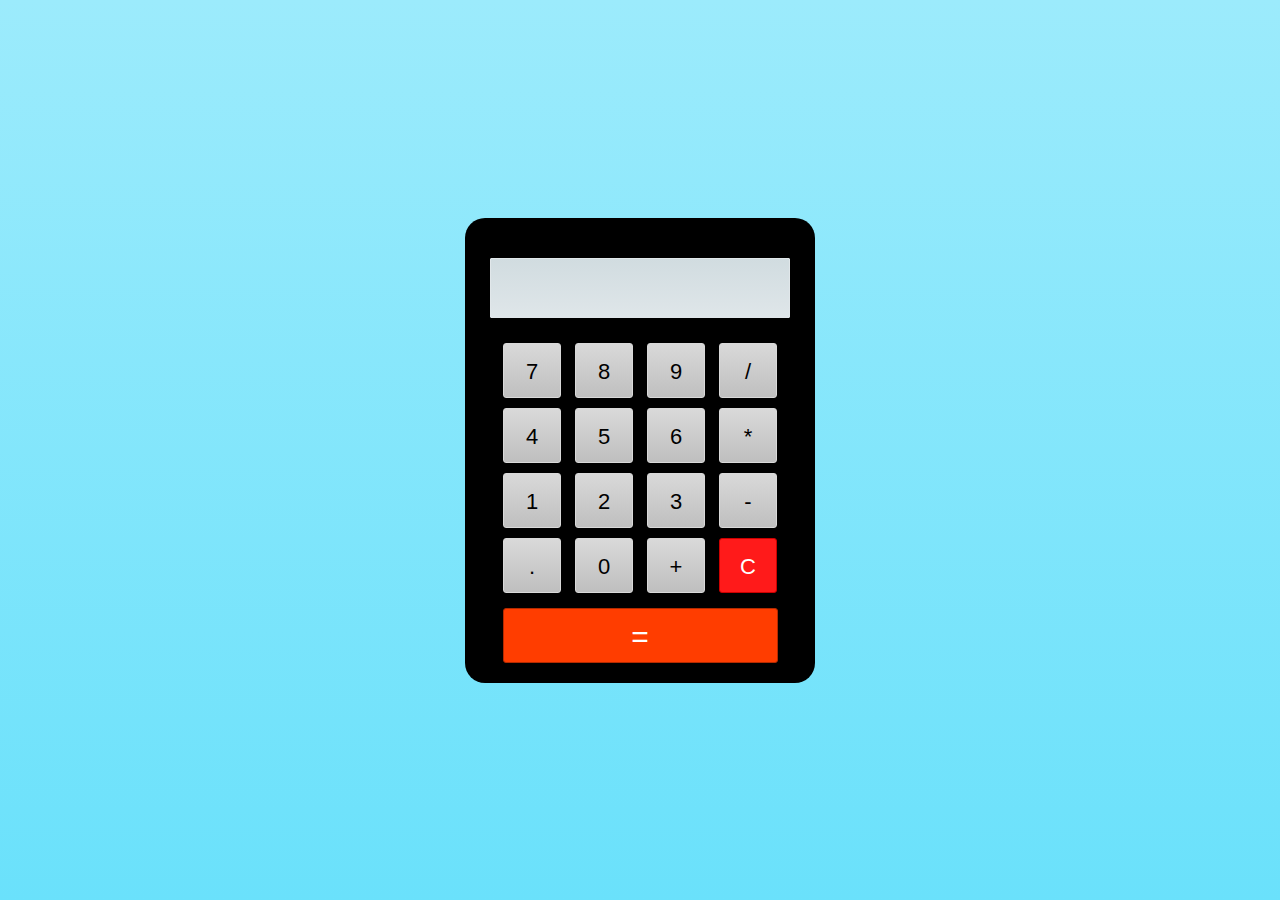
<file: Calculator/index.html>
<!DOCTYPE html>
<html lang="en">
  <head>
    <meta charset="UTF-8" />
    <meta http-equiv="X-UA-Compatible" content="IE=edge" />
    <meta name="viewport" content="width=device-width, initial-scale=1.0" />
    <title>Calculator</title>
    <link rel="stylesheet" href="style.css" />
  </head>
  <body>
    <div class="center">
      <form name="forms">
        <input type="text" id="display" name="display" disabled />
        <div class="buttons">
          <input type="button" id="seven" value="7" />
          <input type="button" id="eight" value="8" />
          <input type="button" id="nine" value="9" />
          <input type="button" id="divide" value="/" /> <br />
          <input type="button" id="four" value="4" />
          <input type="button" id="five" value="5" />
          <input type="button" id="six" value="6" />
          <input type="button" id="multi" value="*" /> <br />
          <input type="button" id="one" value="1" />
          <input type="button" id="two" value="2" />
          <input type="button" id="three" value="3" />
          <input type="button" id="subs" value="-" /> <br />
          <input type="button" id="dot" value="." />
          <input type="button" id="zero" value="0" />
          <input type="button" id="add" value="+" />
          <input type="button" id="clear" value="C" /> <br />
          <input type="button" id="equal" value="=" />
        </div>
      </form>
    </div>

    <!-- js script -->
    <script src="script.js"></script>
  </body>
</html>
</file>
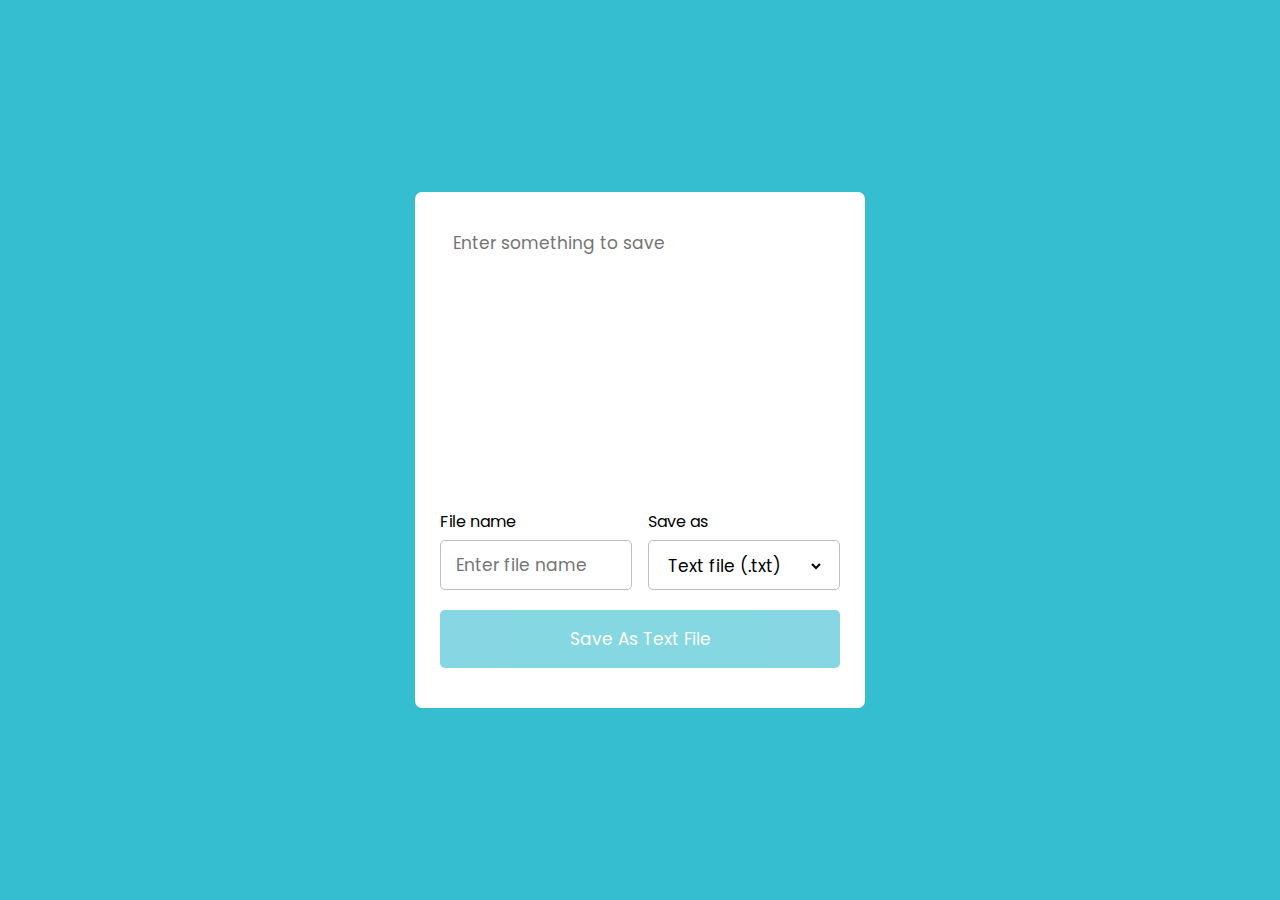
<file: Convert Text to File/index.html>
<!DOCTYPE html>
<html lang="en">
  <head>
    <meta charset="UTF-8" />
    <meta http-equiv="X-UA-Compatible" content="IE=edge" />
    <meta name="viewport" content="width=device-width, initial-scale=1.0" />
    <title>Convert Text to File</title>
    <link rel="stylesheet" href="style.css" />
  </head>
  <body>
    <div class="wrapper">
      <textarea required placeholder="Enter something to save"></textarea>
      <div class="file-options">
        <div class="option file-name">
          <label>File name</label>
          <input type="text" placeholder="Enter file name" />
        </div>
        <div class="option save-as">
          <label>Save as</label>
          <div class="select-menu">
            <select>
              <option value="text/plain">Text file (.txt)</option>
              <option value="text/javascript">JS file (.js)</option>
              <option value="text/html">HTML file (.html)</option>
              <option value="image/svg+xml">SVG file (.svg)</option>
              <option value="application/msword">Doc file (.doc)</option>
              <option value="application/vnd.ms-powerpoint">
                PPT file (.ppt)
              </option>
            </select>
          </div>
        </div>
      </div>
      <button class="save-btn">Save As Text File</button>
    </div>

    <script src="./script.js" defer></script>
  </body>
</html>
</file>
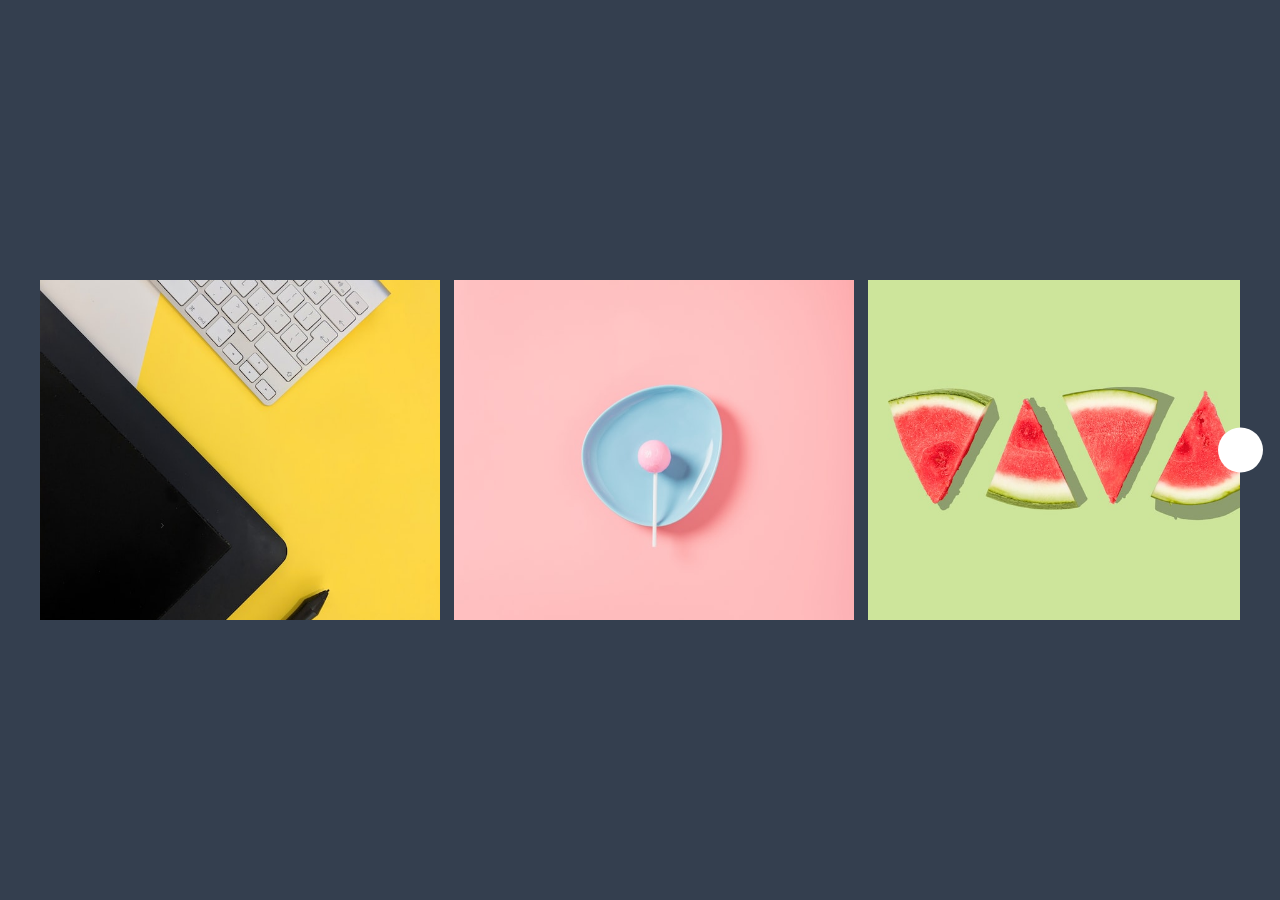
<file: Draggable Carousel Slider/index.html>
<!DOCTYPE html>
<html lang="en">
  <head>
    <meta charset="UTF-8" />
    <meta http-equiv="X-UA-Compatible" content="IE=edge" />
    <meta name="viewport" content="width=device-width, initial-scale=1.0" />
    <title>Draggable Carousel Slider</title>

    <link
      rel="stylesheet"
      href="https://cdnjs.cloudflare.com/ajax/libs/font-awesome/6.1.1/css/all.min.css"
      integrity="sha512-KfkfwYDsLkIlwQp6LFnl8zNdLGxu9YAA1QvwINks4PhcElQSvqcyVLLD9aMhXd13uQjoXtEKNosOWaZqXgel0g=="
      crossorigin="anonymous"
      referrerpolicy="no-referrer"
    />

    <link rel="stylesheet" href="./style.css" />

    <!-- js script -->
    <script src="./script.js" defer></script>
  </head>
  <body>
    <div class="wrapper">
      <i id="left" class="fa-solid fa-angle-left"></i>
      <div class="carousel">
        <img src="./images/img-1.jpg" alt="img-1" draggable="false" />
        <img src="./images/img-2.jpg" alt="img-2" draggable="false" />
        <img src="./images/img-3.jpg" alt="img-3" draggable="false" />
        <img src="./images/img-4.jpg" alt="img-4" draggable="false" />
        <img src="./images/img-5.jpg" alt="img-5" draggable="false" />
        <img src="./images/img-6.jpg" alt="img-6" draggable="false" />
        <img src="./images/img-7.jpg" alt="img-7" draggable="false" />
        <img src="./images/img-8.jpg" alt="img-8" draggable="false" />
        <img src="./images/img-9.jpg" alt="img-9" draggable="false" />
      </div>
      <i id="right" class="fa-solid fa-angle-right"></i>
    </div>
  </body>
</html>
</file>
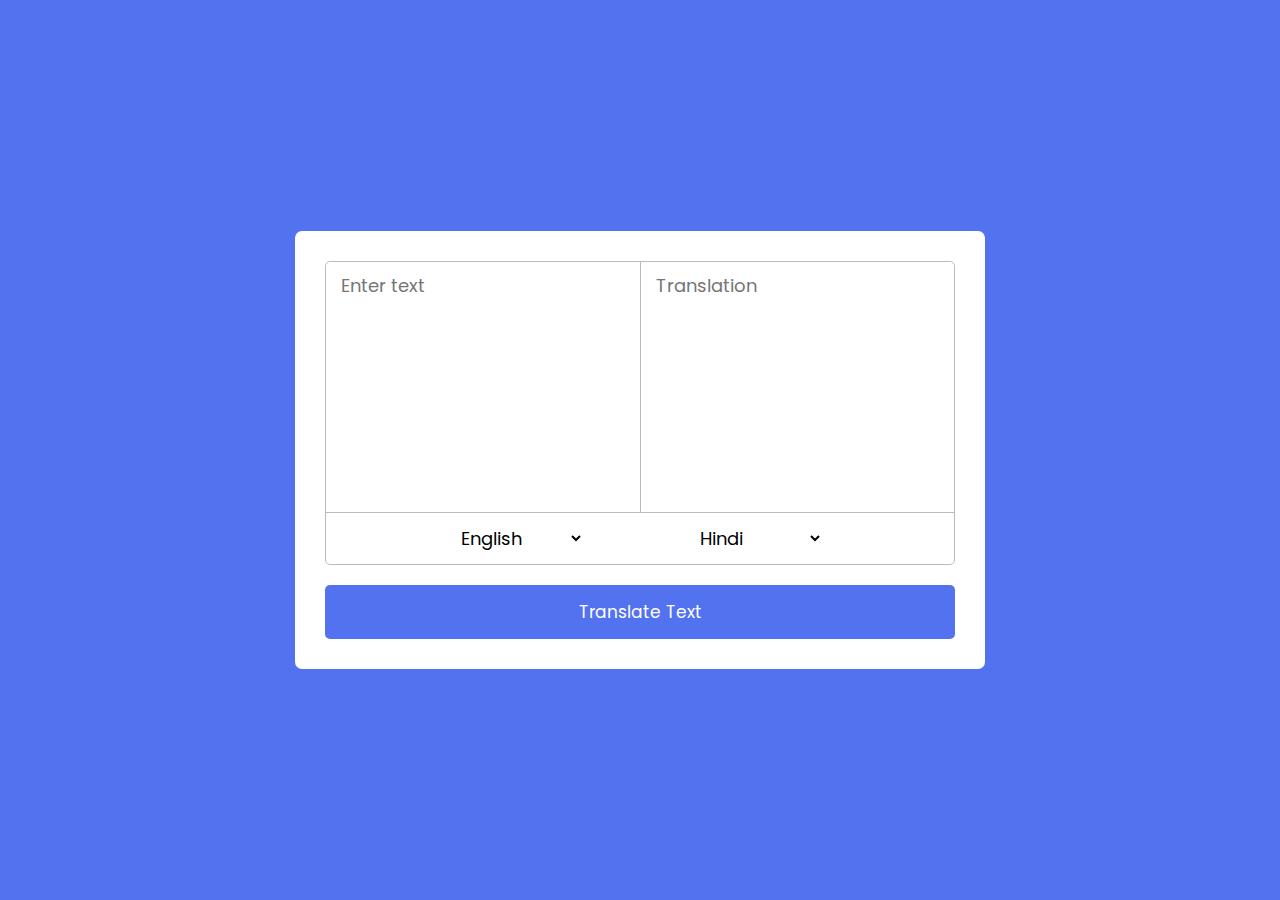
<file: Language Translator/index.html>
<!DOCTYPE html>
<html lang="en">
  <head>
    <meta charset="UTF-8" />
    <meta http-equiv="X-UA-Compatible" content="IE=edge" />
    <meta name="viewport" content="width=device-width, initial-scale=1.0" />
    <title>Language Translator</title>
    <!-- Font Awesome CDN -->
    <link
      rel="stylesheet"
      href="https://cdnjs.cloudflare.com/ajax/libs/font-awesome/5.15.3/css/all.min.css"
      integrity="sha512-iBBXm8fW90+nuLcSKlbmrPcLa0OT92xO1BIsZ+ywDWZCvqsWgccV3gFoRBv0z+8dLJgyAHIhR35VZc2oM/gI1w=="
      crossorigin="anonymous"
      referrerpolicy="no-referrer"
    />

    <link rel="stylesheet" href="style.css" />
  </head>
  <body>
    <div class="container">
      <div class="wrapper">
        <div class="text-input">
          <textarea class="from-text" placeholder="Enter text"></textarea>
          <textarea
            class="to-text"
            placeholder="Translation"
            readonly
            disabled
          ></textarea>
        </div>
        <ul class="controls">
          <li class="row from">
            <div class="icons">
              <i id="from" class="fas fa-volume-up"></i>
              <i id="from" class="fas fa-copy"></i>
            </div>
            <select></select>
          </li>
          <li class="exchange"><i class="fas fa-exchange-alt"></i></li>
          <li class="row to">
            <select></select>
            <div class="icons">
              <i id="to" class="fas fa-volume-up"></i>
              <i id="to" class="fas fa-copy"></i>
            </div>
          </li>
        </ul>
      </div>
      <button>Translate Text</button>
    </div>

    <!-- js script -->
    <script src="./js/countries.js"></script>
    <script src="./js/script.js"></script>
  </body>
</html>
</file>
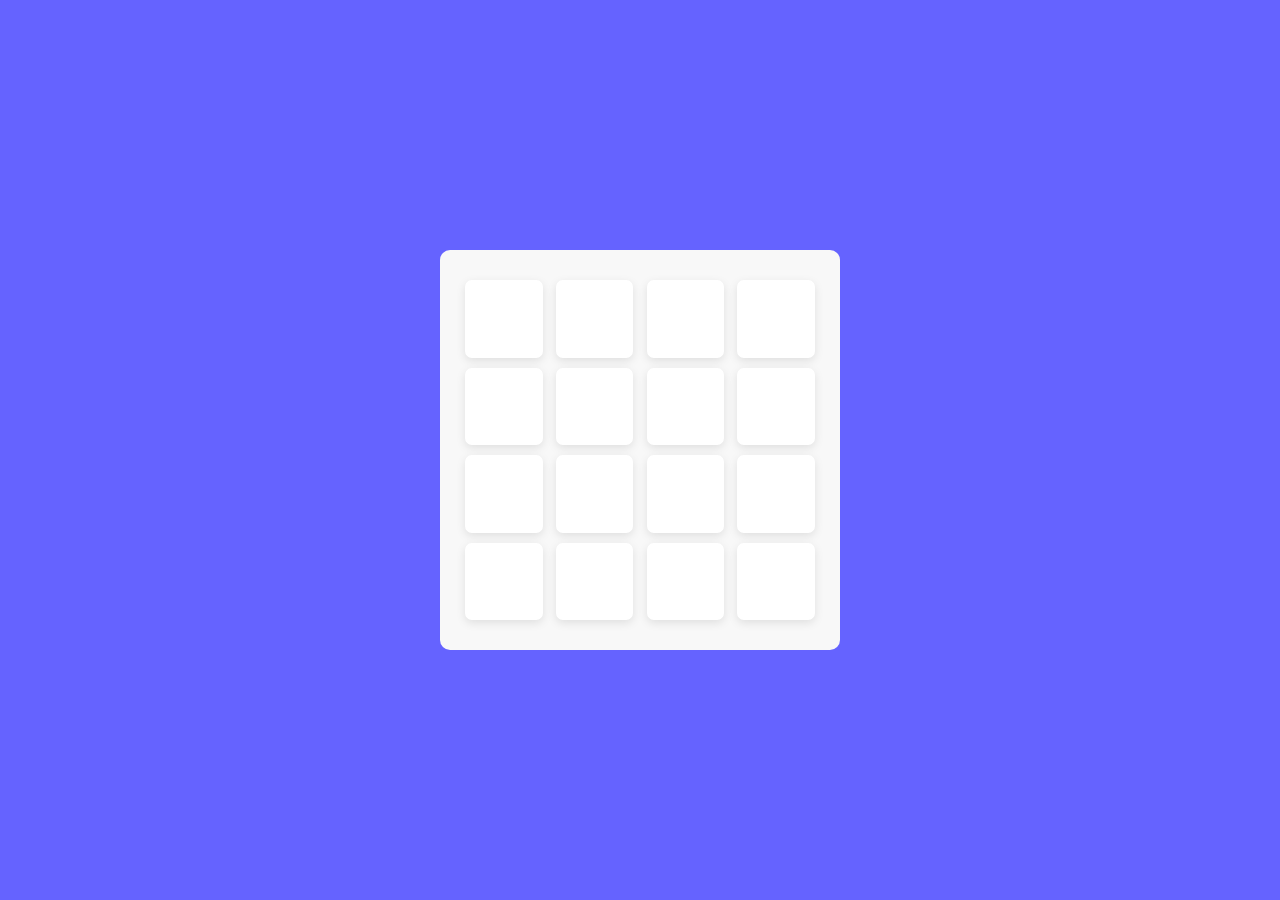
<file: Memory Card Game/index.html>
<!DOCTYPE html>
<html lang="en">
  <head>
    <meta charset="UTF-8" />
    <meta http-equiv="X-UA-Compatible" content="IE=edge" />
    <meta name="viewport" content="width=device-width, initial-scale=1.0" />
    <title>Memory Card Game</title>
    <link
      rel="stylesheet"
      href="https://fonts.googleapis.com/icon?family=Material+Icons"
    />

    <link rel="stylesheet" href="style.css" />
  </head>
  <body>
    <div class="wrapper">
      <ul class="cards">
        <li class="card">
          <div class="view front-view">
            <span class="material-icons">question_mark</span>
          </div>
          <div class="view back-view">
            <img src="images/img-1.png" alt="card-img" />
          </div>
        </li>
        <li class="card">
          <div class="view front-view">
            <span class="material-icons">question_mark</span>
          </div>
          <div class="view back-view">
            <img src="images/img-2.png" alt="card-img" />
          </div>
        </li>
        <li class="card">
          <div class="view front-view">
            <span class="material-icons">question_mark</span>
          </div>
          <div class="view back-view">
            <img src="images/img-3.png" alt="card-img" />
          </div>
        </li>
        <li class="card">
          <div class="view front-view">
            <span class="material-icons">question_mark</span>
          </div>
          <div class="view back-view">
            <img src="images/img-4.png" alt="card-img" />
          </div>
        </li>
        <li class="card">
          <div class="view front-view">
            <span class="material-icons">question_mark</span>
          </div>
          <div class="view back-view">
            <img src="images/img-5.png" alt="card-img" />
          </div>
        </li>
        <li class="card">
          <div class="view front-view">
            <span class="material-icons">question_mark</span>
          </div>
          <div class="view back-view">
            <img src="images/img-6.png" alt="card-img" />
          </div>
        </li>
        <li class="card">
          <div class="view front-view">
            <span class="material-icons">question_mark</span>
          </div>
          <div class="view back-view">
            <img src="images/img-7.png" alt="card-img" />
          </div>
        </li>
        <li class="card">
          <div class="view front-view">
            <span class="material-icons">question_mark</span>
          </div>
          <div class="view back-view">
            <img src="images/img-8.png" alt="card-img" />
          </div>
        </li>
        <li class="card">
          <div class="view front-view">
            <span class="material-icons">question_mark</span>
          </div>
          <div class="view back-view">
            <img src="images/img-1.png" alt="card-img" />
          </div>
        </li>
        <li class="card">
          <div class="view front-view">
            <span class="material-icons">question_mark</span>
          </div>
          <div class="view back-view">
            <img src="images/img-2.png" alt="card-img" />
          </div>
        </li>
        <li class="card">
          <div class="view front-view">
            <span class="material-icons">question_mark</span>
          </div>
          <div class="view back-view">
            <img src="images/img-3.png" alt="card-img" />
          </div>
        </li>
        <li class="card">
          <div class="view front-view">
            <span class="material-icons">question_mark</span>
          </div>
          <div class="view back-view">
            <img src="images/img-4.png" alt="card-img" />
          </div>
        </li>
        <li class="card">
          <div class="view front-view">
            <span class="material-icons">question_mark</span>
          </div>
          <div class="view back-view">
            <img src="images/img-5.png" alt="card-img" />
          </div>
        </li>
        <li class="card">
          <div class="view front-view">
            <span class="material-icons">question_mark</span>
          </div>
          <div class="view back-view">
            <img src="images/img-6.png" alt="card-img" />
          </div>
        </li>
        <li class="card">
          <div class="view front-view">
            <span class="material-icons">question_mark</span>
          </div>
          <div class="view back-view">
            <img src="images/img-7.png" alt="card-img" />
          </div>
        </li>
        <li class="card">
          <div class="view front-view">
            <span class="material-icons">question_mark</span>
          </div>
          <div class="view back-view">
            <img src="images/img-8.png" alt="card-img" />
          </div>
        </li>
      </ul>
    </div>

    <!-- js script -->
    <script src="script.js"></script>
  </body>
</html>
</file>
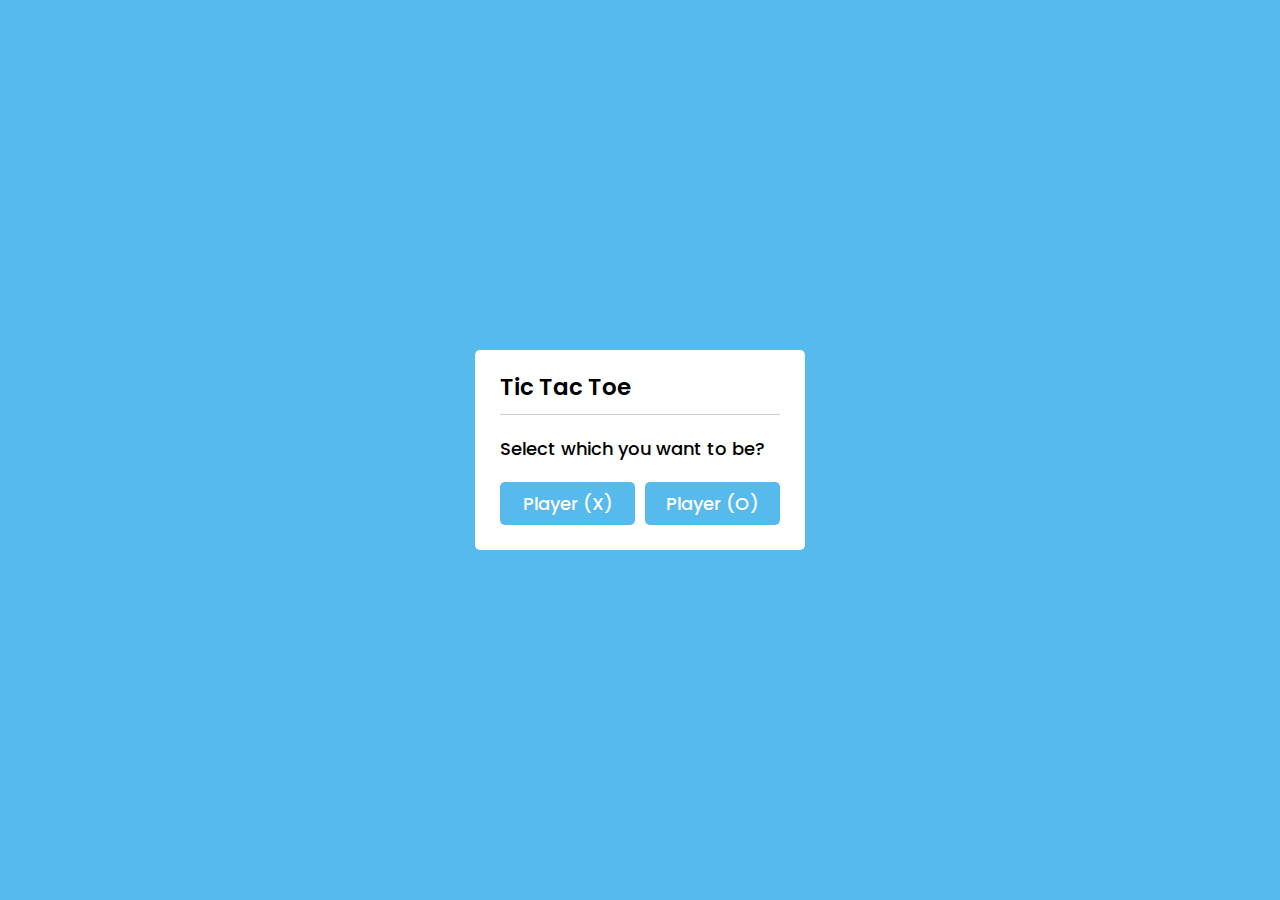
<file: Tic Tac Toe Game/index.html>
<!DOCTYPE html>
<html lang="en">
  <head>
    <meta charset="UTF-8" />
    <meta http-equiv="X-UA-Compatible" content="IE=edge" />
    <meta name="viewport" content="width=device-width, initial-scale=1.0" />
    <title>Tic Tac Toe Game</title>

    <link
      rel="stylesheet"
      href="https://cdnjs.cloudflare.com/ajax/libs/font-awesome/6.1.1/css/all.min.css"
      integrity="sha512-KfkfwYDsLkIlwQp6LFnl8zNdLGxu9YAA1QvwINks4PhcElQSvqcyVLLD9aMhXd13uQjoXtEKNosOWaZqXgel0g=="
      crossorigin="anonymous"
      referrerpolicy="no-referrer"
    />

    <link rel="stylesheet" href="style.css" />
  </head>
  <body>
    <!-- select box -->
    <div class="select-box">
      <header>Tic Tac Toe</header>
      <div class="content">
        <div class="title">Select which you want to be?</div>
        <div class="options">
          <button class="playerX">Player (X)</button>
          <button class="playerO">Player (O)</button>
        </div>
      </div>
    </div>

    <!-- playboard section -->
    <div class="play-board">
      <div class="details">
        <div class="players">
          <span class="Xturn">X's Turn</span>
          <span class="Oturn">O's Turn</span>
          <div class="slider"></div>
        </div>
      </div>
      <div class="play-area">
        <section>
          <span class="box1"></span>
          <span class="box2"></span>
          <span class="box3"></span>
        </section>
        <section>
          <span class="box4"></span>
          <span class="box5"></span>
          <span class="box6"></span>
        </section>
        <section>
          <span class="box7"></span>
          <span class="box8"></span>
          <span class="box9"></span>
        </section>
      </div>
    </div>

    <!-- result box -->
    <div class="result-box">
      <div class="won-text"></div>
      <div class="btn">
        <button>Replay</button>
      </div>
    </div>

    <!-- js script -->
    <script src="./script.js"></script>
  </body>
</html>
</file>
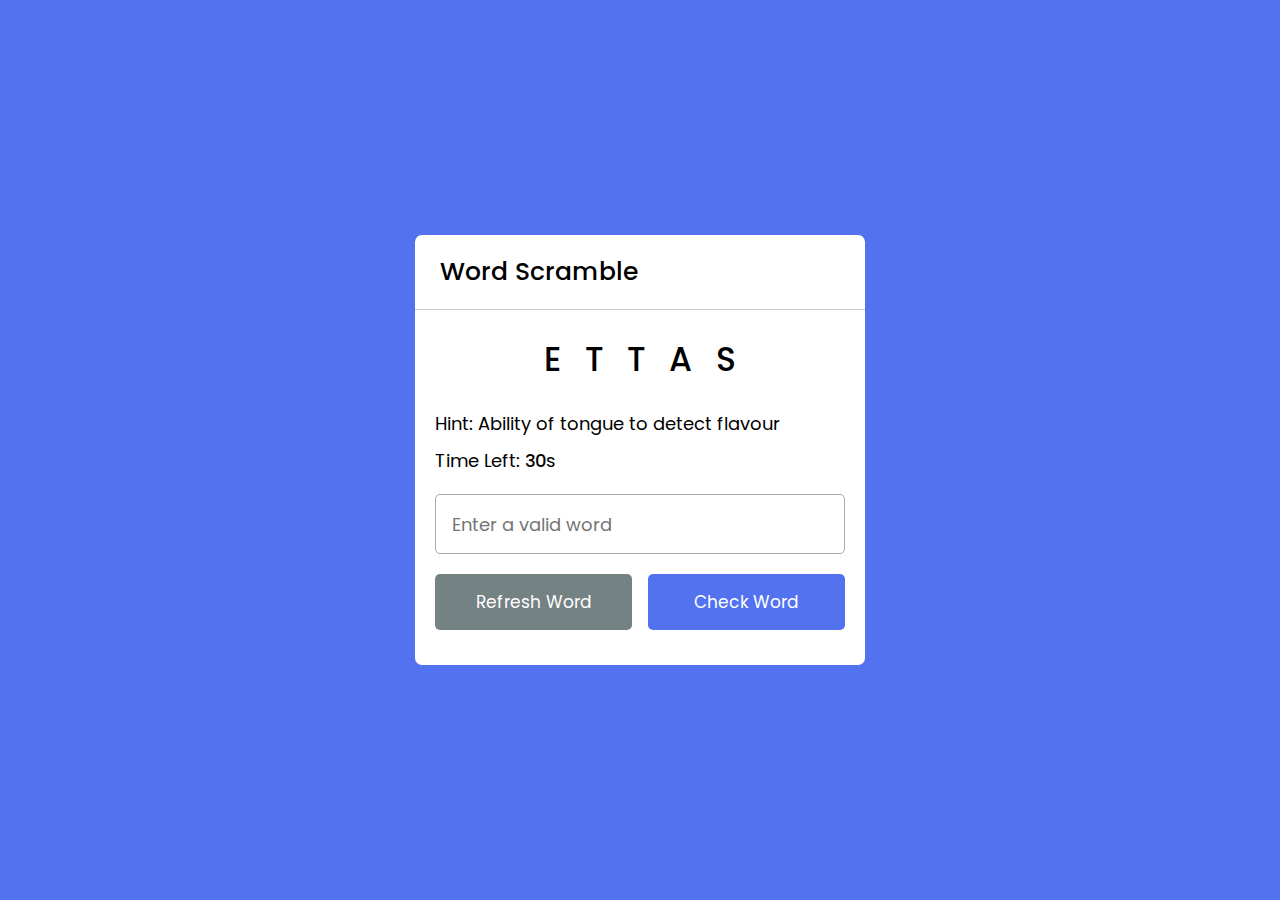
<file: Word Scramble/index.html>
<!DOCTYPE html>
<html lang="en">
  <head>
    <meta charset="UTF-8" />
    <meta http-equiv="X-UA-Compatible" content="IE=edge" />
    <meta name="viewport" content="width=device-width, initial-scale=1.0" />
    <title>Word Scramble</title>
    <link rel="stylesheet" href="style.css" />
  </head>
  <body>
    <div class="container">
      <h2>Word Scramble</h2>
      <div class="content">
        <p class="word"></p>
        <div class="details">
          <p class="hint">Hint: <span></span></p>
          <p class="time">
            Time Left: <span><b>30</b>s</span>
          </p>
        </div>
        <input type="text" placeholder="Enter a valid word" />
        <div class="buttons">
          <button class="refresh-word">Refresh Word</button>
          <button class="check-word">Check Word</button>
        </div>
      </div>
    </div>

    <!-- js script -->
    <script src="./js/words.js" defer></script>
    <script src="./js/script.js" defer></script>
  </body>
</html>
</file>
<file: Calculator/style.css>
* {
  margin: 0;
  padding: 0;
  outline: none;
  box-sizing: border-box;
}

body {
  font-family: montserrat;
  display: flex;
  text-align: center;
  justify-content: center;
  align-items: center;
  min-height: 100vh;
  background: linear-gradient(#9cebfc, #6ae1fb);
}

.center {
  width: 350px;
  background: black;
  border-radius: 20px;
}

input[type="text"] {
  height: 60px;
  width: 300px;
  margin-top: 40px;
  border-radius: 1px;
  border: 1px solid #e1e7ea;
  color: black;
  font-size: 22px;
  font-weight: bold;
  text-align: right;
  padding-right: 20px;
  background: linear-gradient(#d1dce0, #dfe6e9);
}

form .buttons {
  width: 300px;
  margin: 10px 25px 0 25px;
  padding: 10px 0;
}

input[type="button"] {
  width: 58px;
  height: 55px;
  margin: 5px;
  font-size: 22px;
  line-height: 55px;
  border-radius: 3px;
  border: 1px solid #d9d9d9;
  background: linear-gradient(#d9d9d9, #bfbfbf);
}
input[type="button"]:hover {
  transition: 0.5s;
  background: linear-gradient(#bfbfbf, #d9d9d9);
}

input#clear {
  background: #ff1a1a;
  border: 1px solid #cc0000;
  color: white;
}
input#equal {
  width: 275px;
  margin: 10px 0 10px 0;
  font-size: 30px;
  color: white;
  background: #ff3d00;
  border: 1px solid #b32a00;
}
</file>
<file: Convert Text to File/style.css>
@import url("https://fonts.googleapis.com/css2?family=Poppins:wght@400;500&display=swap");
* {
  margin: 0;
  padding: 0;
  box-sizing: border-box;
  font-family: "Poppins", sans-serif;
}

body {
  display: flex;
  align-items: center;
  justify-content: center;
  min-height: 100vh;
  background: #35bdd0;
}

.wrapper {
  width: 450px;
  background: #ffffff;
  border-radius: 7px;
  padding: 30px 25px 40px;
}

.wrapper :where(textarea, input, select, button) {
  width: 100%;
  border: none;
  outline: none;
  font-size: 17px;
  border-radius: 5px;
}

textarea {
  height: 270px;
  resize: none;
  border: 1px solid #cccccc;
  padding: 8px 13px;
}

.wrapper .file-options {
  display: flex;
  align-items: center;
  justify-content: space-between;
  margin-top: 10px;
}

.file-options .option {
  width: calc(100% / 2 - 8px);
}

.option :where(input, .select-menu) {
  height: 50px;
  padding: 0 15px;
  margin-top: 6px;
  border-radius: 5px;
  border: 1px solid #bfbfbf;
}

.option .select-menu select {
  height: 50px;
  background: none;
}

.wrapper .save-btn {
  color: #ffffff;
  margin-top: 20px;
  padding: 16px 0;
  cursor: pointer;
  background: #35bdd0;
  opacity: 0.6;
  pointer-events: none;
}

.wrapper textarea:valid ~ .save-btn {
  opacity: 1;
  pointer-events: auto;
}
</file>
<file: Draggable Carousel Slider/style.css>
@import url("https://fonts.googleapis.com/css2?family=Poppins:wght@400;500;600&display=swap");

* {
  margin: 0;
  padding: 0;
  box-sizing: border-box;
  font-family: "Poppins", sans-serif;
}

body {
  padding: 0 35px;
  display: flex;
  align-items: center;
  justify-content: center;
  min-height: 100vh;
  background: #343f4f;
}

.wrapper {
  max-width: 1200px;
  position: relative;
}

.wrapper i {
  position: absolute;
  top: 50%;
  height: 45px;
  width: 45px;
  cursor: pointer;
  font-size: 1.2rem;
  text-align: center;
  line-height: 46px;
  background: #fff;
  border-radius: 50%;
  transform: translateY(-50%);
}

.wrapper i:first-child {
  left: -23px;
  display: none;
}
.wrapper i:last-child {
  right: -23px;
}

.wrapper .carousel {
  font-size: 0px;
  cursor: pointer;
  overflow: hidden;
  white-space: nowrap;
  scroll-behavior: smooth;
}

.carousel.dragging {
  cursor: grab;
  scroll-behavior: auto;
}
.carousel.dragging img {
  pointer-events: none;
}

.carousel img {
  height: 340px;
  width: calc(100% / 3);
  object-fit: cover;
  margin-left: 14px;
}

.carousel img:first-child {
  margin-left: 0;
}

@media screen and (max-width: 900px) {
  .carousel img {
    width: calc(100% / 2);
  }
}

@media screen and (max-width: 550px) {
  .carousel img {
    width: 100%;
  }
}
</file>
<file: Language Translator/style.css>
@import url("https://fonts.googleapis.com/css2?family=Poppins:wght@400;500;600;700&display=swap");

* {
  margin: 0;
  padding: 0;
  box-sizing: border-box;
  font-family: "Poppins", sans-serif;
}

body {
  display: flex;
  align-items: center;
  justify-content: center;
  min-height: 100vh;
  background: #5372f0;
}

.container {
  width: 690px;
  background: #fff;
  border-radius: 7px;
  padding: 30px;
}

.wrapper {
  border-radius: 5px;
  border: 1px solid #bbb;
}
.wrapper .text-input {
  display: flex;
  border-bottom: 1px solid #bbb;
}
.text-input .to-text {
  border-radius: 0px;
  border-left: 1px solid #bbb;
}
.text-input textarea {
  height: 250px;
  width: 100%;
  border: none;
  outline: none;
  resize: none;
  background: none;
  font-size: 18px;
  border-radius: 5px;
  padding: 10px 15px;
}

.controls,
li,
.icons,
.icons i {
  display: flex;
  align-items: center;
  justify-content: space-between;
}
.controls {
  list-style: none;
  padding: 12px 15px;
}
.controls .row.from .icons {
  padding-right: 15px;
  border-right: 1px solid #bbb;
}
.controls .row.to .icons {
  padding-left: 15px;
  border-left: 1px solid #bbb;
}

.controls .icons {
  width: 38%;
}
.controls .icons i {
  width: 50px;
  color: #9f9f9f;
  font-size: 14px;
  cursor: pointer;
  justify-content: center;
}
.controls .row select {
  border: none;
  outline: none;
  background: none;
  font-size: 18px;
}
.controls .exchange {
  color: #9f9f9f;
  font-size: 16px;
  cursor: pointer;
}

.container button {
  width: 100%;
  padding: 14px;
  margin-top: 20px;
  border: none;
  outline: none;
  cursor: pointer;
  color: #fff;
  font-size: 17px;
  border-radius: 5px;
  background: #5372f0;
}
</file>
<file: Memory Card Game/style.css>
/* Import Google Font - Poppins */
@import url("https://fonts.googleapis.com/css2?family=Poppins:wght@400;500;600;700&display=swap");

* {
  margin: 0;
  padding: 0;
  box-sizing: border-box;
  font-family: "Poppins", sans-serif;
}

body {
  display: flex;
  align-items: center;
  justify-content: center;
  min-height: 100vh;
  background: #6563ff;
}

.wrapper {
  height: 400px;
  width: 400px;
  padding: 25px;
  background: #f8f8f8;
  border-radius: 10px;
}

.cards,
.card,
.view {
  display: flex;
  align-items: center;
  justify-content: center;
}

.cards {
  height: 100%;
  width: 100%;
  flex-wrap: wrap;
  justify-content: space-between;
}
.cards .card {
  cursor: pointer;
  list-style: none;
  user-select: none;
  position: relative;
  perspective: 1000px;
  transform-style: preserve-3d;
  height: calc(100% / 4 - 10px);
  width: calc(100% / 4 - 10px);
}
.card.shake {
  animation: shake 0.35s ease-in-out;
}
@keyframes shake {
  0%,
  100% {
    transform: translateX(0);
  }
  20% {
    transform: translateX(-13px);
  }
  40% {
    transform: translateX(13px);
  }
  60% {
    transform: translateX(-8px);
  }
  80% {
    transform: translateX(8px);
  }
}

.cards .card .view {
  width: 100%;
  height: 100%;
  position: absolute;
  border-radius: 7px;
  background: #fff;
  pointer-events: none;
  backface-visibility: hidden;
  box-shadow: 0 3px 10px rgba(0, 0, 0, 0.1);
  transition: transform 0.25s linear;
}

.card .front-view span {
  color: #6563ff;
  font-size: 40px;
}
.card .back-view {
  transform: rotateY(-180deg);
}
.card .back-view img {
  max-width: 45px;
}
.card.flip .front-view {
  transform: rotateY(180deg);
}
.card.flip .back-view {
  transform: rotateY(0);
}
</file>
<file: Tic Tac Toe Game/style.css>
@import url("https://fonts.googleapis.com/css2?family=Poppins:wght@400;500;600&display=swap");

* {
  margin: 0;
  padding: 0;
  box-sizing: border-box;
  font-family: "Poppins", sans-serif;
}

body {
  background: #56baed;
}

.play-board,
.select-box,
.result-box {
  position: absolute;
  top: 50%;
  left: 50%;
  transform: translate(-50%, -50%);
  transition: all 0.3s ease;
}

.select-box {
  background: #fff;
  padding: 20px 25px 25px;
  border-radius: 5px;
  max-width: 330px;
  width: 100%;
}
.select-box.hide {
  opacity: 0;
  pointer-events: none;
  transform: translate(-50%, -50%) scale(0.9);
}
.select-box header {
  font-size: 23px;
  font-weight: 600;
  padding-bottom: 10px;
  border-bottom: 1px solid #ccc;
}
.select-box .title {
  font-size: 18px;
  font-weight: 500;
  margin: 20px 0;
}
.select-box .options {
  display: flex;
  width: 100%;
}
.options button {
  width: 100%;
  font-size: 18px;
  font-weight: 500;
  padding: 8px 0;
  border: none;
  outline: none;
  background: #56baed;
  color: #fff;
  border-radius: 5px;
  cursor: pointer;
  transition: all 0.3s ease;
}
.options button:hover,
.result-box .btn button:hover {
  transform: scale(0.96);
}
.options button.playerX {
  margin-right: 5px;
}
.options button.playerO {
  margin-left: 5px;
}

.play-board {
  opacity: 0;
  pointer-events: none;
  transform: translate(-50%, -50%) scale(0.9);
}
.play-board.show {
  opacity: 1;
  pointer-events: auto;
  transform: translate(-50%, -50%) scale(1);
}
.play-board .details {
  background: #fff;
  padding: 7px;
  border-radius: 5px;
}
.play-board .details .players {
  display: flex;
  width: 100%;
  position: relative;
  justify-content: space-between;
}
.play-board .details span {
  width: 100%;
  color: #56baed;
  border-radius: 5px;
  padding: 7px 0;
  font-size: 19px;
  font-weight: 500;
  cursor: default;
  text-align: center;
  position: relative;
  z-index: 5;
  transition: all 0.3s ease;
}
.details span:first-child {
  color: #fff;
}

.details .slider {
  position: absolute;
  top: 0;
  left: 0;
  height: 100%;
  width: 50%;
  background: #56baed;
  border-radius: 5px;
  z-index: 2;
  transition: all 0.3s ease;
}
.players.active span:first-child {
  color: #56baed;
}
.players.active span:nth-child(2) {
  color: #fff;
}
.players.active .slider {
  left: 50%;
}

.play-board .play-area {
  margin-top: 20px;
}

.play-board section {
  display: flex;
}
.play-board section span {
  display: block;
  margin: 2px;
  height: 80px;
  width: 80px;
  background: #fff;
  border-radius: 5px;
  font-size: 40px;
  text-align: center;
  line-height: 80px;
  color: #56baed;
}

.result-box {
  background: #fff;
  padding: 20px;
  border-radius: 5px;
  max-width: 350px;
  width: 100%;
  opacity: 0;
  pointer-events: none;
  transform: translate(-50%, -50%) scale(0.9);
}
.result-box.show {
  opacity: 1;
  pointer-events: auto;
  transform: translate(-50%, -50%) scale(1);
}

.result-box .won-text {
  font-size: 25px;
  font-weight: 500;
  display: flex;
  justify-content: center;
}
.result-box .won-text p {
  font-weight: 700;
  margin: 0 5px;
}
.result-box .btn {
  display: flex;
  justify-content: center;
  margin-top: 20px;
}
.result-box .btn button {
  font-size: 18px;
  font-weight: 500;
  padding: 8px 20px;
  border: none;
  outline: none;
  background: #56baed;
  color: #fff;
  border-radius: 5px;
  cursor: pointer;
  transition: all 0.3s ease;
}
</file>
<file: Word Scramble/style.css>
@import url("https://fonts.googleapis.com/css2?family=Poppins:wght@400;500&display=swap");
* {
  margin: 0;
  padding: 0;
  box-sizing: border-box;
  font-family: "Poppins", sans-serif;
}

body {
  display: flex;
  align-items: center;
  justify-content: center;
  min-height: 100vh;
  background: #5372f0;
}

.container {
  width: 450px;
  border-radius: 7px;
  background: #ffffff;
}

.container h2 {
  font-size: 25px;
  font-weight: 500;
  padding: 18px 25px;
  border-bottom: 1px solid #ccc;
}

.container .content {
  margin: 25px 20px 35px;
}

.container .word {
  font-size: 33px;
  font-weight: 500;
  text-align: center;
  letter-spacing: 24px;
  margin-right: -24px;
  text-transform: uppercase;
}

.content .details {
  margin: 25px 0 20px;
}

.details p {
  font-size: 18px;
  margin-bottom: 10px;
}
.details p b {
  font-weight: 500;
}

.content input {
  width: 100%;
  height: 60px;
  outline: none;
  font-size: 18px;
  padding: 0 16px;
  border-radius: 5px;
  border: 1px solid #aaa;
}

.content .buttons {
  display: flex;
  justify-content: space-between;
  margin-top: 20px;
}
.buttons button {
  border: none;
  outline: none;
  color: #fff;
  cursor: pointer;
  padding: 15px 0;
  font-size: 17px;
  border-radius: 5px;
  width: calc(100% / 2 - 8px);
}
.buttons .refresh-word {
  background: #758283;
}
.buttons .check-word {
  background: #5372f0;
}
</file>
